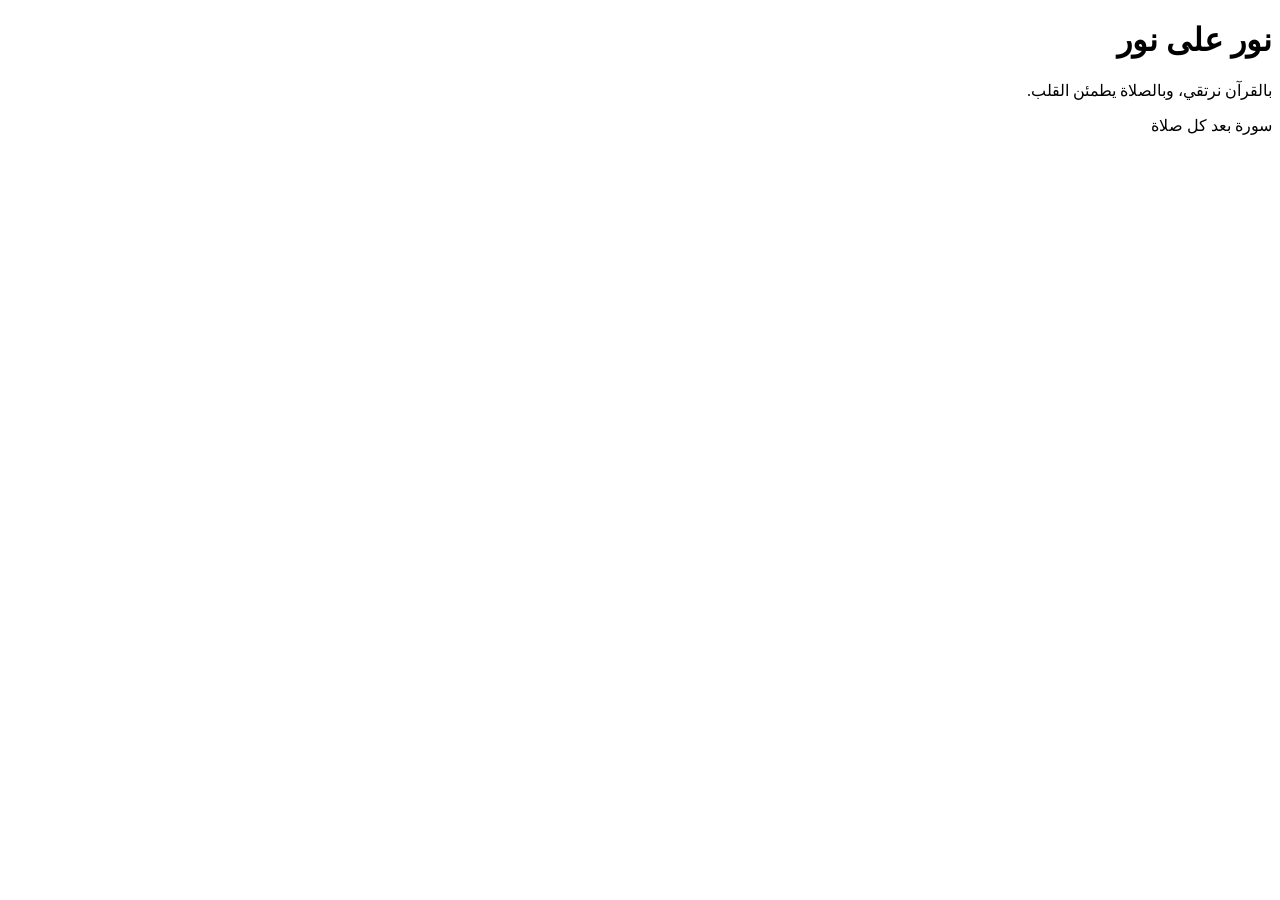
<file: Index.html>
<!DOCTYPE html>
<html lang="ar" dir="rtl">
<head>
  <meta charset="UTF-8">
  <meta name="viewport" content="width=device-width, initial-scale=1.0">
  <title>نور على نور</title>
</head>
<body>
  <h1>نور على نور</h1>
  <p>بالقرآن نرتقي، وبالصلاة يطمئن القلب.</p>
  <p>سورة بعد كل صلاة</p>
</body>
</html>
</file>
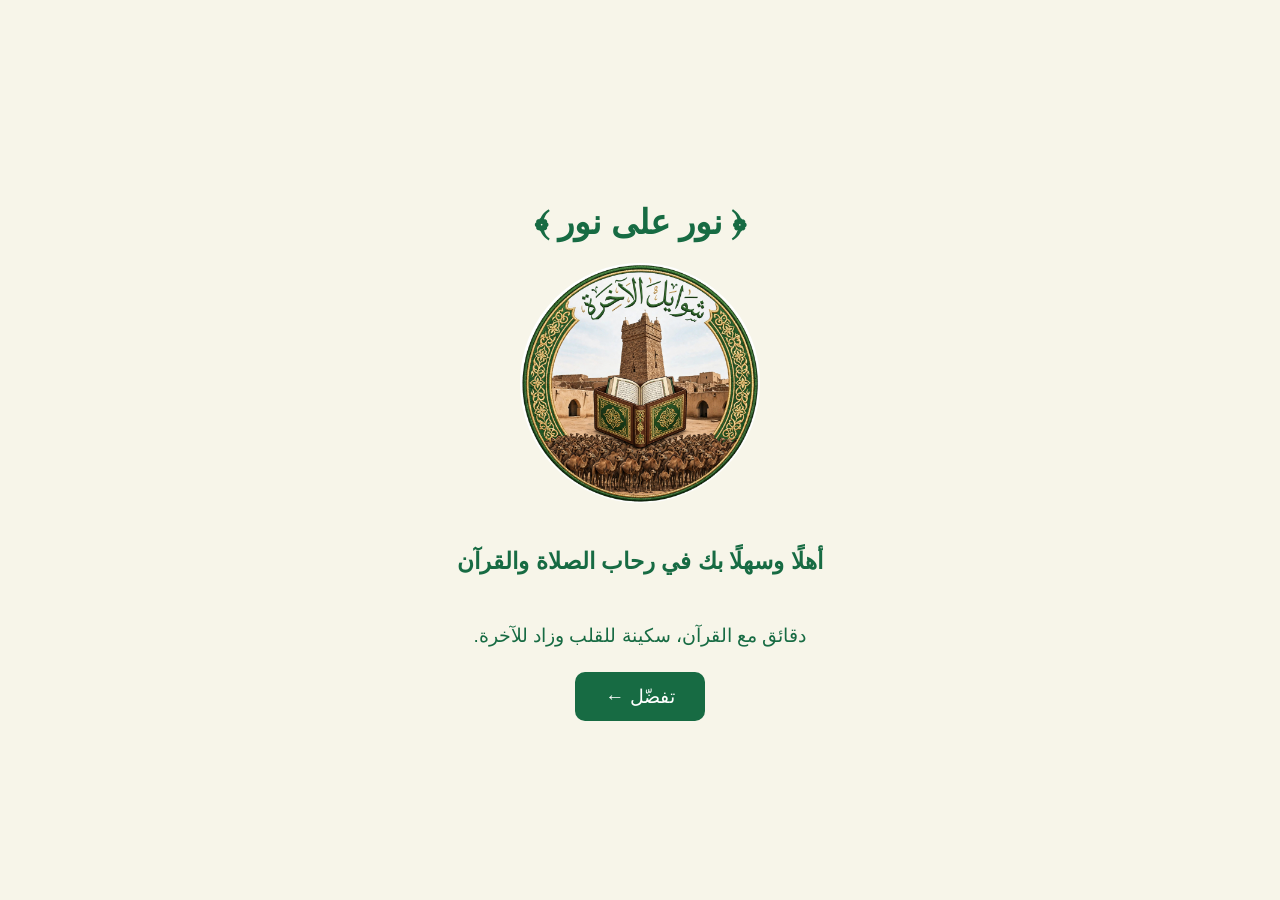
<file: index.html>
<!DOCTYPE html>
<html lang="ar" dir="rtl">
<head>
  <meta charset="UTF-8">
  <meta name="viewport" content="width=device-width, initial-scale=1.0">

  <meta name="google-site-verification"
        content="kr7FcoWzI28PUNGw24riFpvIuxHrVRe70frVBpMRv38">

  <title>نور على نور | شوايل الآخرة</title>

  <meta name="description"
        content="نور على نور، المعروف باسم شوايل الآخرة، تطبيق قرآني موريتاني للتذكير بقراءة سورة يس والفتح والنبأ والواقعة والملك بعد الصلوات الخمس، وتعزيز الصلة بالقرآن الكريم.">

  <meta name="theme-color" content="#176b43">

  <link rel="manifest" href="./manifest.json">

  <!-- تحميل الشعار مبكرًا -->
  <link
    rel="preload"
    as="image"
    href="./IMG-20261009-WA6551.jpg"
    fetchpriority="high"
  >

  <style>
    * {
      box-sizing: border-box;
    }

    body {
      margin: 0;
      min-height: 100vh;
      display: flex;
      flex-direction: column;
      align-items: center;
      justify-content: center;
      text-align: center;
      font-family: Arial, sans-serif;
      background: #f7f5e9;
      color: #176b43;
      padding: 20px;
    }

    h1 {
      font-size: 34px;
      margin-bottom: 20px;
      color: #176b43;
    }

    .logo {
      display: block;
      width: 240px;
      max-width: 85%;
      height: auto;
      aspect-ratio: 1 / 1;
      object-fit: contain;
      border-radius: 50%;
      margin-bottom: 20px;
    }

    h2 {
      font-size: 23px;
      line-height: 1.7;
    }

    p {
      font-size: 19px;
      line-height: 1.8;
    }

    .enter {
      display: inline-block;
      background: #176b43;
      color: white;
      text-decoration: none;
      border-radius: 10px;
      padding: 13px 30px;
      font-size: 19px;
    }
  </style>
</head>

<body>

  <h1>﴿ نور على نور ﴾</h1>

  <img
    class="logo"
    src="./IMG-20261009-WA6551.jpg"
    alt="شعار شوايل الآخرة"
    width="240"
    height="240"
    loading="eager"
    decoding="async"
    fetchpriority="high"
  >

  <h2>أهلًا وسهلًا بك في رحاب الصلاة والقرآن</h2>

  <p>
    دقائق مع القرآن، سكينة للقلب وزاد للآخرة.
  </p>

  <a class="enter" href="./home.html">
    تفضّل ←
  </a>

</body>
</html>
</file>
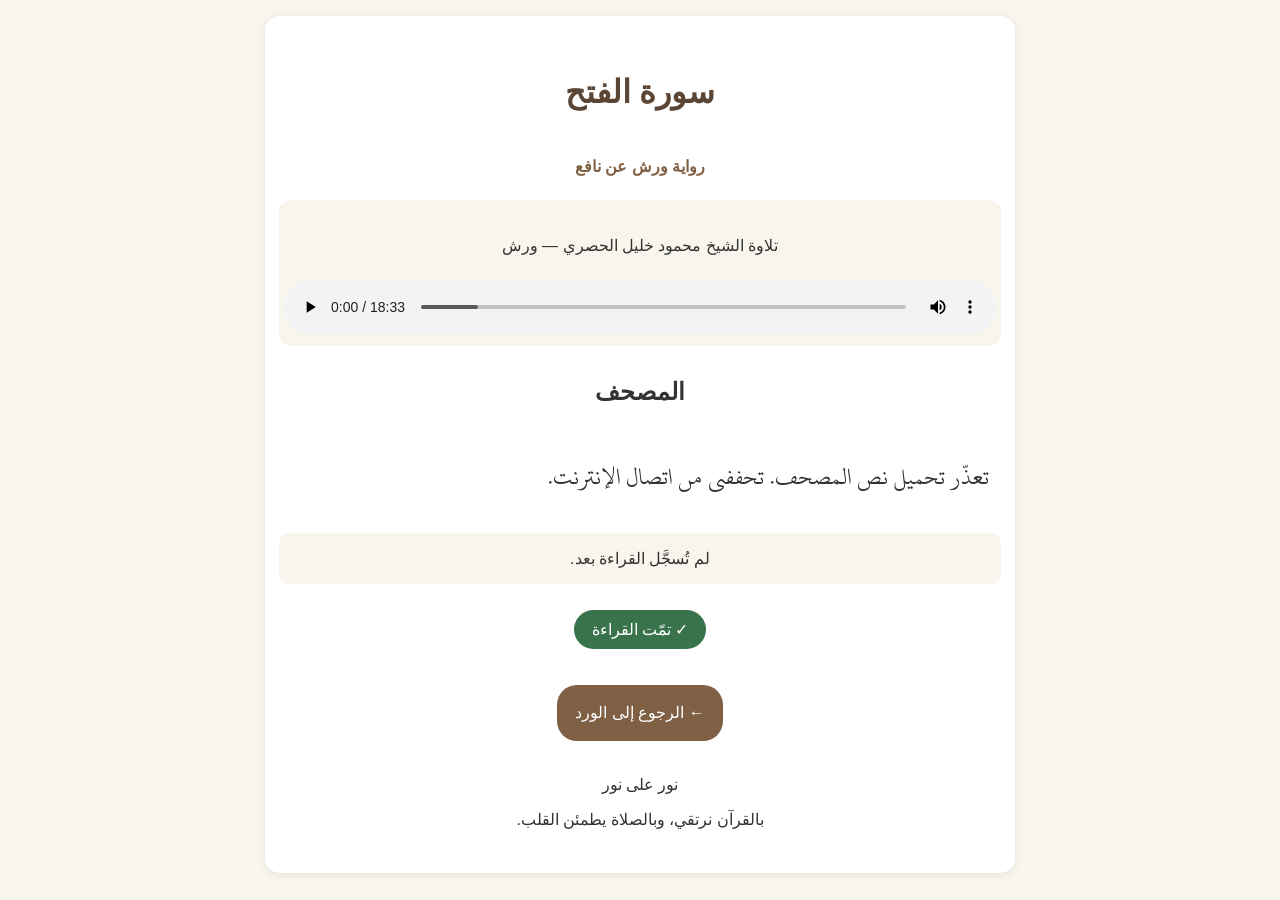
<file: Feth.html>
<!DOCTYPE html>
<html lang="ar" dir="rtl">
<head>
  <meta charset="UTF-8">
  <meta name="viewport" content="width=device-width, initial-scale=1">
  <title>سورة الفتح - نور على نور</title>

  <style>
    * { box-sizing: border-box; }

    body {
      font-family: Arial, sans-serif;
      background: #f8f5ed;
      color: #333;
      margin: 0;
      padding: 16px 10px;
      line-height: 2.2;
      text-align: center;
    }

    .surah {
      max-width: 750px;
      margin: auto;
      padding: 20px 14px;
      background: white;
      border-radius: 15px;
      box-shadow: 0 2px 8px #00000012;
    }

    h1 { color: #5b4636; }

    .riwaya {
      color: #806044;
      font-weight: bold;
    }

    .player {
      position: sticky;
      top: 0;
      background: #f8f5ed;
      padding: 12px 5px;
      border-radius: 12px;
      z-index: 2;
    }

    audio {
      width: 100%;
      display: block;
    }

    #quran {
      font-size: 25px;
      line-height: 2.2;
      text-align: justify;
      padding: 12px;
    }

    .ayah { margin: 0 3px; }

    .button {
      display: inline-block;
      margin: 10px 4px;
      padding: 10px 18px;
      border: 0;
      border-radius: 20px;
      background: #806044;
      color: white;
      text-decoration: none;
      font-size: 16px;
      cursor: pointer;
    }

    .done { background: #39734b; }

    #status {
      background: #f8f5ed;
      padding: 8px;
      border-radius: 10px;
    }
  </style>
<link rel="stylesheet" href="./fonts/warsh.css">
</head>

<body>
  <main class="surah">

    <h1>سورة الفتح</h1>
    <p class="riwaya">رواية ورش عن نافع</p>

    <div class="player">
      <p>تلاوة الشيخ محمود خليل الحصري — ورش</p>
      <audio
  id="surahAudio"
  controls
  preload="metadata"
  src="./048.mp3?v=4">
  متصفحك لا يدعم تشغيل الصوت.
</audio>
      
    </div>

    <h2>المصحف</h2>

    <div id="quran">
      جارٍ تحميل آيات سورة الفتح...
    </div>

    <p id="status">
      لم تُسجَّل القراءة بعد.
    </p>

    <button class="button done" onclick="markDone()">
      ✓ تمّت القراءة
    </button>

    <p>
      <a class="button" href="home.html">
        ← الرجوع إلى الورد
      </a>
    </p>

    <p>
      نور على نور<br>
      بالقرآن نرتقي، وبالصلاة يطمئن القلب.
    </p>

  </main>

  <script>
    const readingKey = "feth_reading_completed";
    const positionKey = "feth_audio_position";

    const audio = document.getElementById("surahAudio");

    function savePosition() {
      if (
        Number.isFinite(audio.currentTime) &&
        audio.currentTime > 0
      ) {
        localStorage.setItem(
          positionKey,
          String(audio.currentTime)
        );
      }
    }

    audio.addEventListener("loadedmetadata", function () {
      const saved = Number(
        localStorage.getItem(positionKey) || 0
      );

      if (
        Number.isFinite(saved) &&
        saved > 0 &&
        Number.isFinite(audio.duration) &&
        saved < audio.duration - 3
      ) {
        try {
          audio.currentTime = saved;
        } catch (error) {
          console.log("تعذرت استعادة موضع الاستماع");
        }
      }
    });

    audio.addEventListener("timeupdate", savePosition);
    audio.addEventListener("pause", savePosition);

    audio.addEventListener("ended", function () {
      localStorage.removeItem(positionKey);
    });

    async function loadQuran() {
      const box = document.getElementById("quran");

      try {
        const response = await fetch(
          "https://api.quranpedia.net/v1/mushafs/4/48"
        );

        if (!response.ok) {
          throw new Error("تعذّر تحميل المصحف");
        }

        const ayahs = await response.json();
        box.replaceChildren();

        ayahs.forEach(ayah => {
          const span = document.createElement("span");
          span.className = "ayah";
          span.textContent =
            ayah.text + " ۝" + ayah.number + " ";
          box.appendChild(span);
        });

      } catch (error) {
        box.textContent =
          "تعذّر تحميل نص المصحف. تحققي من اتصال الإنترنت.";
      }
    }

    function showStatus() {
      document.getElementById("status").textContent =
        localStorage.getItem(readingKey) === "yes"
          ? "الحمد لله، سجّلتِ إتمام سورة الفتح."
          : "لم تُسجَّل القراءة بعد.";
    }

    function markDone() {
      localStorage.setItem(readingKey, "yes");
      showStatus();
    }

    loadQuran();
    showStatus();
  </script>
</body>
</html>
</file>
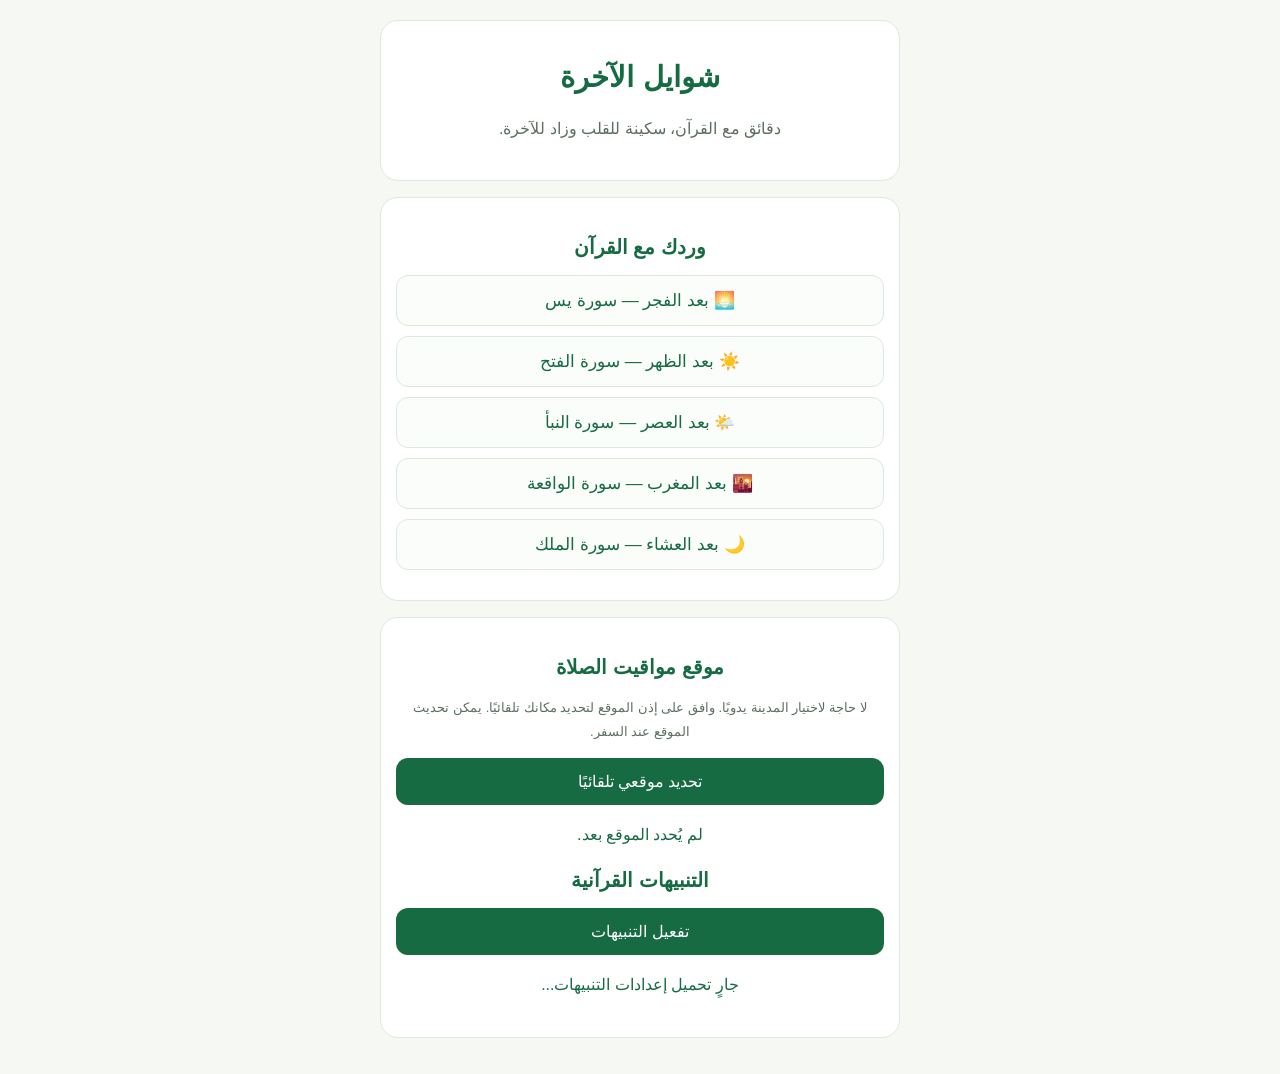
<file: home.html>
<!DOCTYPE html>
<html lang="ar" dir="rtl">
<head>
<meta charset="UTF-8">
<meta name="viewport" content="width=device-width, initial-scale=1">
<meta name="theme-color" content="#176b43">
<title>شوايل الآخرة</title>
<link rel="manifest" href="./manifest.json">
<style>
*{box-sizing:border-box}
body{margin:0;padding:20px 14px;background:#f5f8f3;color:#183c2b;font-family:Arial,sans-serif;text-align:center}
main{max-width:520px;margin:auto}
header,section{background:white;border:1px solid #dce9df;border-radius:18px;padding:20px 15px;margin-bottom:16px}
h1,h2{color:#176b43}
h1{font-size:29px}
h2{font-size:20px}
.slogan,.note{line-height:1.9;color:#5b6f60}
.note{font-size:13px}
.surah{display:block;text-decoration:none;color:#176b43;border:1px solid #dce9df;border-radius:12px;padding:14px 10px;margin:10px 0;background:#fbfdfb;font-size:17px}
button{display:block;width:100%;border:0;border-radius:12px;padding:14px;margin-top:10px;font-size:16px;background:#176b43;color:white;cursor:pointer}
button:disabled{opacity:.65;cursor:wait}
#status,#locationStatus{min-height:30px;line-height:1.8;overflow-wrap:anywhere;color:#176b43}
</style>
<script src="https://cdn.onesignal.com/sdks/web/v16/OneSignalSDK.page.js" defer></script>
<script>
window.OneSignalDeferred=window.OneSignalDeferred||[];
window.oneSignalReady=false;

OneSignalDeferred.push(async function(OneSignal){
  try{
    await OneSignal.init({
      appId:"e41737a2-7d31-4a24-8a49-cbfc4e75aff0",
      serviceWorkerPath:"/noor-ala-noor/OneSignalSDKWorker.js",
      serviceWorkerParam:{scope:"/noor-ala-noor/"}
    });

    window.oneSignalReady=true;

    document.getElementById("status").textContent=
      OneSignal.Notifications.permission
      ? "تم السماح بإشعارات التطبيق."
      : "خدمة التنبيهات جاهزة. يمكنك تفعيل الإشعارات.";

    if(window.savedPrayerLocation){
      await window.syncPrayerLocation();
    }
  }catch(error){
    document.getElementById("status").textContent=
      "تعذر تحميل خدمة التنبيهات. تحقق من الاتصال وأعد فتح الصفحة.";
    console.error(error);
  }
});
</script>
</head>

<body>
<main>
<header>
<h1>شوايل الآخرة</h1>
<p class="slogan">
دقائق مع القرآن، سكينة للقلب وزاد للآخرة.
</p>
</header>

<section>
<h2>وردك مع القرآن</h2>
<a class="surah" href="./Yassin.html">🌅 بعد الفجر — سورة يس</a>
<a class="surah" href="./Feth.html">☀️ بعد الظهر — سورة الفتح</a>
<a class="surah" href="./Naba.html">🌤️ بعد العصر — سورة النبأ</a>
<a class="surah" href="./Waqiah.html">🌇 بعد المغرب — سورة الواقعة</a>
<a class="surah" href="./Mulk.html">🌙 بعد العشاء — سورة الملك</a>
</section>

<section>
<h2>موقع مواقيت الصلاة</h2>
<p class="note">
لا حاجة لاختيار المدينة يدويًا.
وافق على إذن الموقع لتحديد مكانك تلقائيًا.
يمكن تحديث الموقع عند السفر.
</p>

<button id="detectLocation">تحديد موقعي تلقائيًا</button>
<p id="locationStatus" role="status" aria-live="polite">
لم يُحدد الموقع بعد.
</p>

<h2>التنبيهات القرآنية</h2>
<button id="enableNotifications">تفعيل التنبيهات</button>
<p id="status" role="status" aria-live="polite">
جارٍ تحميل إعدادات التنبيهات...
</p>
</section>
</main>

<script>
const status=document.getElementById("status");
const locationStatus=document.getElementById("locationStatus");
const locationButton=document.getElementById("detectLocation");

function validLocation(value){
  return value &&
    Number.isFinite(value.latitude) &&
    Number.isFinite(value.longitude) &&
    Math.abs(value.latitude)<=90 &&
    Math.abs(value.longitude)<=180;
}

try{
  const previous=JSON.parse(
    localStorage.getItem("prayerLocation")||"null"
  );

  if(validLocation(previous)){
    window.savedPrayerLocation=previous;
    locationStatus.textContent=
      "الموقع محفوظ على هذا الجهاز. اضغط تحديث الموقع إذا انتقلت إلى مكان آخر.";
  }
}catch(error){
  console.warn(error);
}

window.syncPrayerLocation=async function(){
  if(
    !window.oneSignalReady ||
    !validLocation(window.savedPrayerLocation)
  ) return;

  try{
    const loc=window.savedPrayerLocation;

    await OneSignal.User.addTags({
      prayer_coords:
        loc.latitude.toFixed(4)+","+loc.longitude.toFixed(4),
      prayer_timezone:loc.timezone
    });

    locationStatus.textContent=
      "تم تحديد الموقع وإرسال إعداداته إلى خدمة التنبيهات.";
  }catch(error){
    locationStatus.textContent=
      "حُفظ الموقع على الجهاز، لكن تعذرت مزامنته مع خدمة التنبيهات. حاول مرة أخرى.";
    console.error(error);
  }
};

locationButton.addEventListener("click",function(){
  if(!navigator.geolocation){
    locationStatus.textContent=
      "هذا المتصفح لا يدعم تحديد الموقع.";
    return;
  }

  locationButton.disabled=true;
  locationStatus.textContent=
    "جارٍ تحديد موقعك، قد يطلب المتصفح الإذن...";

  navigator.geolocation.getCurrentPosition(
    async function(position){
      locationButton.disabled=false;

      const timezone=
        Intl.DateTimeFormat().resolvedOptions().timeZone||"UTC";

      const loc={
        latitude:position.coords.latitude,
        longitude:position.coords.longitude,
        timezone:timezone
      };

      window.savedPrayerLocation=loc;
      localStorage.setItem(
        "prayerLocation",
        JSON.stringify(loc)
      );

      locationStatus.textContent=
        "تم تحديد موقعك وحفظ المنطقة الزمنية: "+timezone;

      if(window.oneSignalReady){
        await window.syncPrayerLocation();
      }else{
        locationStatus.textContent+=
          ". ستتم المزامنة عند جاهزية خدمة التنبيهات.";
      }
    },
    function(error){
      locationButton.disabled=false;
      locationStatus.textContent=
        error.code===1
        ? "لم يُسمح بالوصول إلى الموقع. يمكن السماح به من إعدادات الموقع في المتصفح."
        : "تعذر تحديد الموقع الآن. تحقق من تشغيل خدمة الموقع وحاول مجددًا.";
    },
    {
      enableHighAccuracy:false,
      timeout:15000,
      maximumAge:300000
    }
  );
});

document.getElementById(
  "enableNotifications"
).addEventListener("click",async function(){
  if(!window.oneSignalReady){
    status.textContent=
      "انتظر اكتمال تحميل خدمة التنبيهات ثم حاول مرة أخرى.";
    return;
  }

  try{
    await OneSignal.Notifications.requestPermission();

    status.textContent=
      OneSignal.Notifications.permission
      ? "تم السماح بإشعارات التطبيق."
      : "لم يتم منح إذن الإشعارات. تحقق من إعدادات المتصفح.";

    if(window.savedPrayerLocation){
      await window.syncPrayerLocation();
    }
  }catch(error){
    status.textContent=
      "تعذر طلب إذن الإشعارات. تحقق من إعدادات المتصفح.";
    console.error(error);
  }
});
</script>
</body>
</html>
</file>
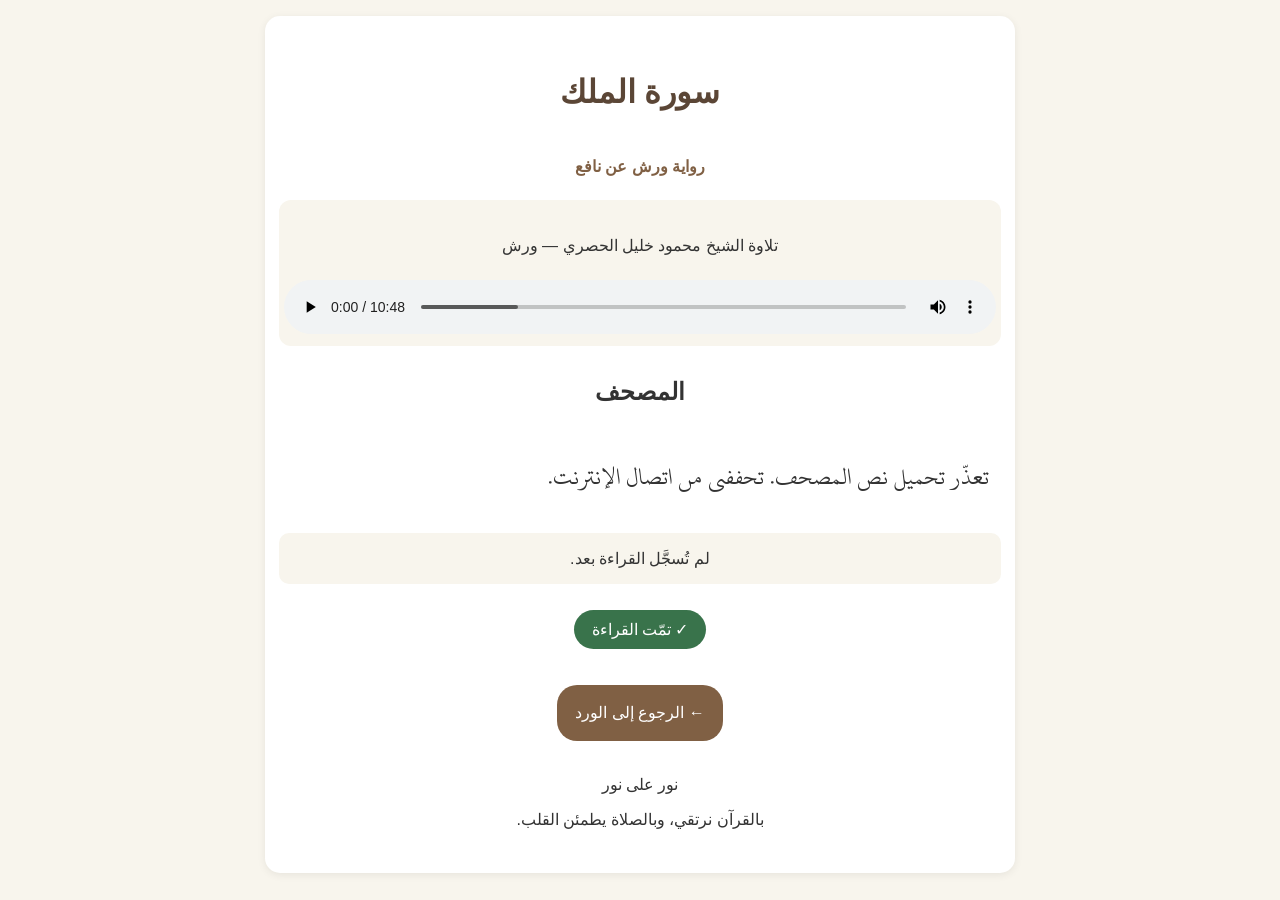
<file: Mulk.html>
<!DOCTYPE html>
<html lang="ar" dir="rtl">
<head>
<meta charset="UTF-8">
<meta name="viewport" content="width=device-width, initial-scale=1">
<title>سورة الملك - نور على نور</title>

<style>
* { box-sizing: border-box; }

body {
  font-family: Arial, sans-serif;
  background: #f8f5ed;
  color: #333;
  margin: 0;
  padding: 16px 10px;
  line-height: 2.2;
  text-align: center;
}

.surah {
  max-width: 750px;
  margin: auto;
  padding: 20px 14px;
  background: white;
  border-radius: 15px;
  box-shadow: 0 2px 8px #00000012;
}

h1 { color: #5b4636; }

.riwaya {
  color: #806044;
  font-weight: bold;
}

.player {
  position: sticky;
  top: 0;
  background: #f8f5ed;
  padding: 12px 5px;
  border-radius: 12px;
  z-index: 2;
}

audio {
  width: 100%;
  display: block;
}

#quran {
  font-size: 25px;
  line-height: 2.2;
  text-align: justify;
  padding: 12px;
}

.ayah { margin: 0 3px; }

.button {
  display: inline-block;
  margin: 10px 4px;
  padding: 10px 18px;
  border: 0;
  border-radius: 20px;
  background: #806044;
  color: white;
  text-decoration: none;
  font-size: 16px;
  cursor: pointer;
}

.done { background: #39734b; }

#status {
  background: #f8f5ed;
  padding: 8px;
  border-radius: 10px;
}
</style>
<link rel="stylesheet" href="./fonts/warsh.css">
</head>

<body>
<main class="surah">

<h1>سورة الملك</h1>
<p class="riwaya">رواية ورش عن نافع</p>

<div class="player">
  <p>تلاوة الشيخ محمود خليل الحصري — ورش</p>

  <audio
    id="surahAudio"
    controls
    preload="metadata"
    src="./067.mp3?v=1">
    متصفحك لا يدعم تشغيل الصوت.
  </audio>
</div>

<h2>المصحف</h2>

<div id="quran">
  جارٍ تحميل آيات سورة الملك...
</div>

<p id="status">
  لم تُسجَّل القراءة بعد.
</p>

<button class="button done" onclick="markDone()">
  ✓ تمّت القراءة
</button>

<p>
  <a class="button" href="home.html">
    ← الرجوع إلى الورد
  </a>
</p>

<p>
  نور على نور<br>
  بالقرآن نرتقي، وبالصلاة يطمئن القلب.
</p>

</main>

<script>
const readingKey = "mulk_reading_completed";
const positionKey = "mulk_audio_position";

const audio = document.getElementById("surahAudio");

function savePosition() {
  if (
    Number.isFinite(audio.currentTime) &&
    audio.currentTime > 0
  ) {
    localStorage.setItem(
      positionKey,
      String(audio.currentTime)
    );
  }
}

audio.addEventListener("loadedmetadata", function () {
  const saved = Number(
    localStorage.getItem(positionKey) || 0
  );

  if (
    Number.isFinite(saved) &&
    saved > 0 &&
    Number.isFinite(audio.duration) &&
    saved < audio.duration - 3
  ) {
    audio.currentTime = saved;
  }
});

audio.addEventListener("timeupdate", savePosition);
audio.addEventListener("pause", savePosition);

audio.addEventListener("ended", function () {
  localStorage.removeItem(positionKey);
});

async function loadQuran() {
  const box = document.getElementById("quran");

  try {
    const response = await fetch(
      "https://api.quranpedia.net/v1/mushafs/4/67"
    );

    if (!response.ok) {
      throw new Error("تعذّر تحميل المصحف");
    }

    const data = await response.json();

    const ayahs = Array.isArray(data)
      ? data
      : (data.data || data.verses || []);

    if (!ayahs.length) {
      throw new Error("لم تُعثر على الآيات");
    }

    box.replaceChildren();

    ayahs.forEach(ayah => {
      if (ayah.text) {
        const span = document.createElement("span");
        span.className = "ayah";
        span.textContent =
          ayah.text + " ۝ ";
        box.appendChild(span);
      }
    });

  } catch (error) {
    box.textContent =
      "تعذّر تحميل نص المصحف. تحققي من اتصال الإنترنت.";
  }
}

function showStatus() {
  document.getElementById("status").textContent =
    localStorage.getItem(readingKey) === "true"
      ? "الحمد لله، سجّلتِ إتمام سورة الملك."
      : "لم تُسجَّل القراءة بعد.";
}

function markDone() {
  localStorage.setItem(readingKey, "true");
  showStatus();
}

loadQuran();
showStatus();
</script>

</body>
</html>
</file>
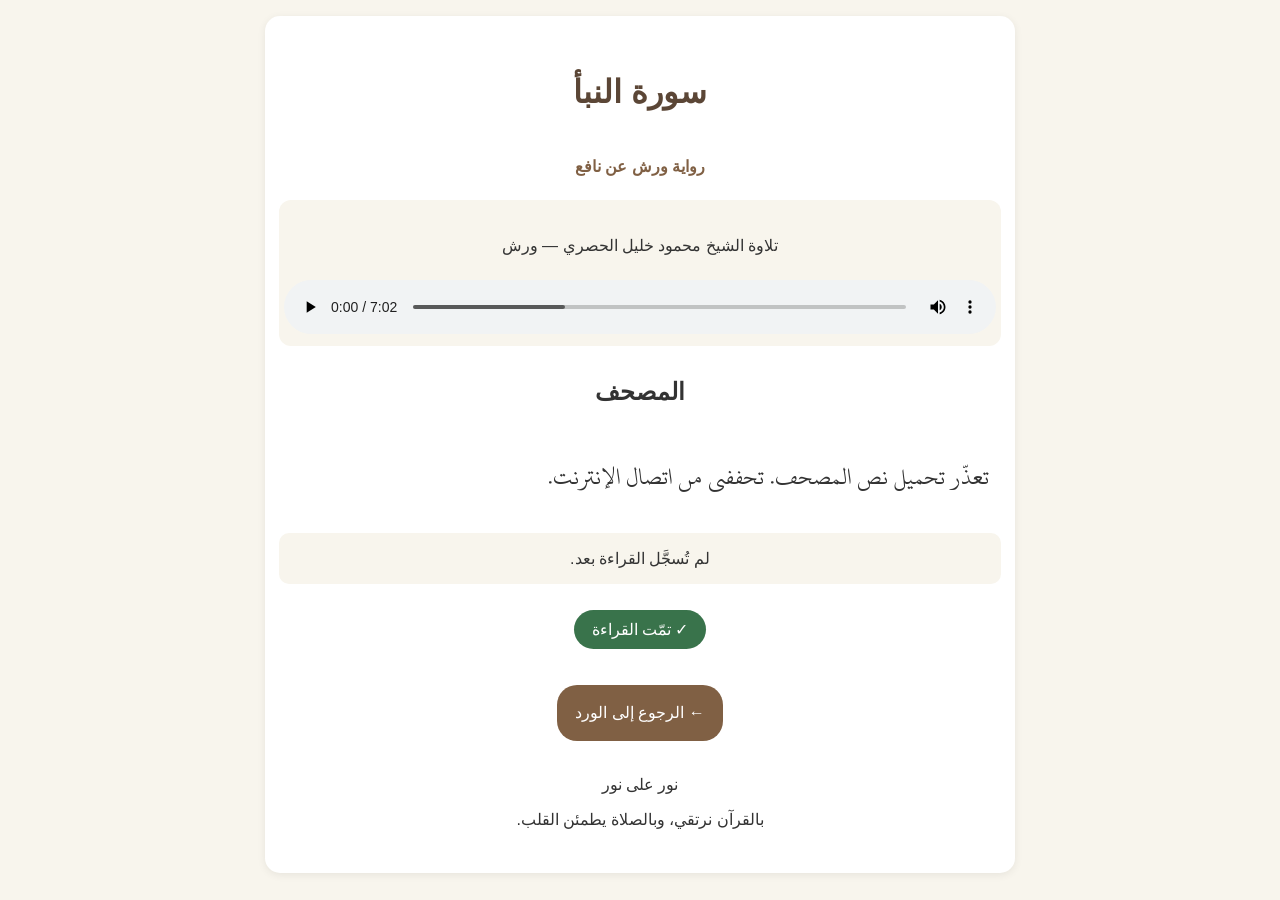
<file: Naba.html>
<!DOCTYPE html>
<html lang="ar" dir="rtl">
<head>
<meta charset="UTF-8">
<meta name="viewport" content="width=device-width, initial-scale=1">
<title>سورة النبأ - نور على نور</title>

<style>
* { box-sizing: border-box; }

body {
  font-family: Arial, sans-serif;
  background: #f8f5ed;
  color: #333;
  margin: 0;
  padding: 16px 10px;
  line-height: 2.2;
  text-align: center;
}

.surah {
  max-width: 750px;
  margin: auto;
  padding: 20px 14px;
  background: white;
  border-radius: 15px;
  box-shadow: 0 2px 8px #00000012;
}

h1 { color: #5b4636; }

.riwaya {
  color: #806044;
  font-weight: bold;
}

.player {
  position: sticky;
  top: 0;
  background: #f8f5ed;
  padding: 12px 5px;
  border-radius: 12px;
  z-index: 2;
}

audio {
  width: 100%;
  display: block;
}

#quran {
  font-size: 25px;
  line-height: 2.2;
  text-align: justify;
  padding: 12px;
}

.button {
  display: inline-block;
  margin: 10px 4px;
  padding: 10px 18px;
  border: 0;
  border-radius: 20px;
  background: #806044;
  color: white;
  text-decoration: none;
  font-size: 16px;
  cursor: pointer;
}

.done { background: #39734b; }

#status {
  background: #f8f5ed;
  padding: 8px;
  border-radius: 10px;
}
</style>
<link rel="stylesheet" href="./fonts/warsh.css">
</head>

<body>
<main class="surah">

<h1>سورة النبأ</h1>
<p class="riwaya">رواية ورش عن نافع</p>

<div class="player">
  <p>تلاوة الشيخ محمود خليل الحصري — ورش</p>

  <audio
    id="surahAudio"
    controls
    preload="metadata"
    src="./078.mp3?v=1">
    متصفحك لا يدعم تشغيل الصوت.
  </audio>
</div>

<h2>المصحف</h2>
<div id="quran">جارٍ تحميل آيات سورة النبأ...</div>

<p id="status">لم تُسجَّل القراءة بعد.</p>

<button class="button done" onclick="markDone()">
  ✓ تمّت القراءة
</button>

<p>
  <a class="button" href="home.html">
    ← الرجوع إلى الورد
  </a>
</p>

<p>
  نور على نور<br>
  بالقرآن نرتقي، وبالصلاة يطمئن القلب.
</p>

</main>

<script>
const readingKey = "naba_reading_completed";
const positionKey = "naba_audio_position";

const audio = document.getElementById("surahAudio");

function savePosition() {
  if (
    Number.isFinite(audio.currentTime) &&
    audio.currentTime > 0
  ) {
    localStorage.setItem(
      positionKey,
      String(audio.currentTime)
    );
  }
}

audio.addEventListener("loadedmetadata", function () {
  const saved = Number(
    localStorage.getItem(positionKey) || 0
  );

  if (
    Number.isFinite(saved) &&
    saved > 0 &&
    Number.isFinite(audio.duration) &&
    saved < audio.duration - 3
  ) {
    audio.currentTime = saved;
  }
});

audio.addEventListener("timeupdate", savePosition);
audio.addEventListener("pause", savePosition);

audio.addEventListener("ended", function () {
  localStorage.removeItem(positionKey);
});

async function loadQuran() {
  const box = document.getElementById("quran");

  try {
    const response = await fetch(
      "https://api.quranpedia.net/v1/mushafs/4/78"
    );

    if (!response.ok) {
      throw new Error("تعذّر تحميل المصحف");
    }

    const ayahs = await response.json();
    box.replaceChildren();

    ayahs.forEach(ayah => {
      const span = document.createElement("span");
      span.textContent =
        ayah.text + " ۝" + ayah.number + " ";
      box.appendChild(span);
    });

  } catch (error) {
    box.textContent =
      "تعذّر تحميل نص المصحف. تحققي من اتصال الإنترنت.";
  }
}

function showStatus() {
  document.getElementById("status").textContent =
    localStorage.getItem(readingKey) === "yes"
      ? "الحمد لله، سجّلتِ إتمام سورة النبأ."
      : "لم تُسجَّل القراءة بعد.";
}

function markDone() {
  localStorage.setItem(readingKey, "yes");
  showStatus();
}

loadQuran();
showStatus();
</script>
</body>
</html>
</file>
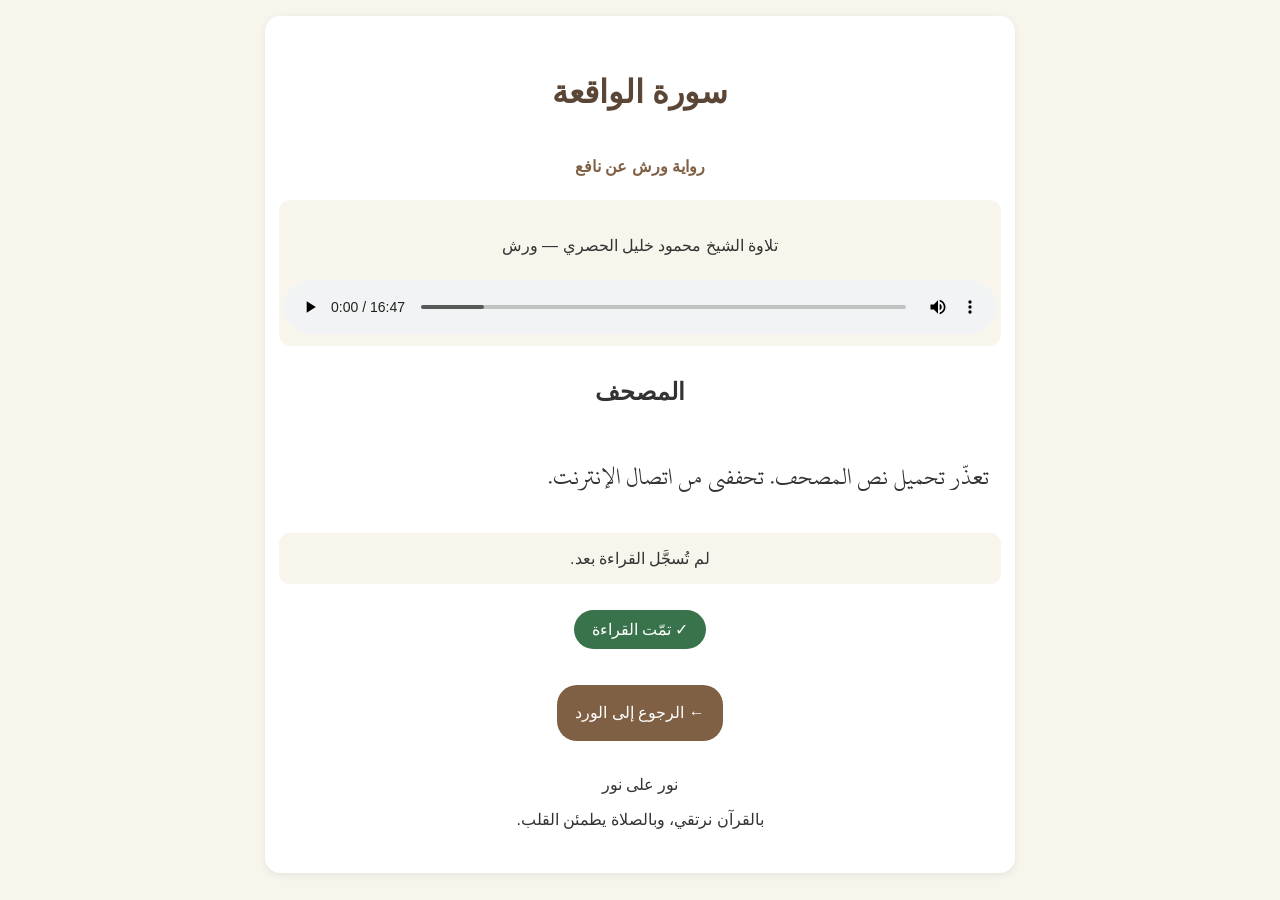
<file: Waqiah.html>
<!DOCTYPE html>
<html lang="ar" dir="rtl">
<head>
<meta charset="UTF-8">
<meta name="viewport" content="width=device-width, initial-scale=1">
<title>سورة الواقعة - نور على نور</title>

<style>
* { box-sizing: border-box; }

body {
  font-family: Arial, sans-serif;
  background: #f8f5ed;
  color: #333;
  margin: 0;
  padding: 16px 10px;
  line-height: 2.2;
  text-align: center;
}

.surah {
  max-width: 750px;
  margin: auto;
  padding: 20px 14px;
  background: white;
  border-radius: 15px;
  box-shadow: 0 2px 8px #00000012;
}

h1 { color: #5b4636; }

.riwaya {
  color: #806044;
  font-weight: bold;
}

.player {
  position: sticky;
  top: 0;
  background: #f8f5ed;
  padding: 12px 5px;
  border-radius: 12px;
  z-index: 2;
}

audio {
  width: 100%;
  display: block;
}

#quran {
  font-size: 25px;
  line-height: 2.2;
  text-align: justify;
  padding: 12px;
}

.ayah { margin: 0 3px; }

.button {
  display: inline-block;
  margin: 10px 4px;
  padding: 10px 18px;
  border: 0;
  border-radius: 20px;
  background: #806044;
  color: white;
  text-decoration: none;
  font-size: 16px;
  cursor: pointer;
}

.done { background: #39734b; }

#status {
  background: #f8f5ed;
  padding: 8px;
  border-radius: 10px;
}
</style>
<link rel="stylesheet" href="./fonts/warsh.css">
</head>

<body>
<main class="surah">

<h1>سورة الواقعة</h1>
<p class="riwaya">رواية ورش عن نافع</p>

<div class="player">
  <p>تلاوة الشيخ محمود خليل الحصري — ورش</p>

  <audio
    id="surahAudio"
    controls
    preload="metadata"
    src="./056.mp3?v=2">
    متصفحك لا يدعم تشغيل الصوت.
  </audio>
</div>

<h2>المصحف</h2>

<div id="quran">
  جارٍ تحميل آيات سورة الواقعة...
</div>

<p id="status">
  لم تُسجَّل القراءة بعد.
</p>

<button class="button done" onclick="markDone()">
  ✓ تمّت القراءة
</button>

<p>
  <a class="button" href="home.html">
    ← الرجوع إلى الورد
  </a>
</p>

<p>
  نور على نور<br>
  بالقرآن نرتقي، وبالصلاة يطمئن القلب.
</p>

</main>

<script>
const readingKey = "waqiah_reading_completed";
const positionKey = "waqiah_audio_position";

const audio = document.getElementById("surahAudio");

function savePosition() {
  if (
    Number.isFinite(audio.currentTime) &&
    audio.currentTime > 0
  ) {
    localStorage.setItem(
      positionKey,
      String(audio.currentTime)
    );
  }
}

audio.addEventListener("loadedmetadata", function () {
  const saved = Number(
    localStorage.getItem(positionKey) || 0
  );

  if (
    Number.isFinite(saved) &&
    saved > 0 &&
    Number.isFinite(audio.duration) &&
    saved < audio.duration - 3
  ) {
    audio.currentTime = saved;
  }
});

audio.addEventListener("timeupdate", savePosition);
audio.addEventListener("pause", savePosition);

audio.addEventListener("ended", function () {
  localStorage.removeItem(positionKey);
});

async function loadQuran() {
  const box = document.getElementById("quran");

  try {
    const response = await fetch(
      "https://api.quranpedia.net/v1/mushafs/4/56"
    );

    if (!response.ok) {
      throw new Error("تعذّر تحميل المصحف");
    }

    const data = await response.json();

    const ayahs = Array.isArray(data)
      ? data
      : (data.data || data.verses || []);

    if (!ayahs.length) {
      throw new Error("لم تُعثر على الآيات");
    }

    box.replaceChildren();

    ayahs.forEach(ayah => {
      if (ayah.text) {
        const span = document.createElement("span");
        span.className = "ayah";
        span.textContent =
          ayah.text + " ۝ ";
        box.appendChild(span);
      }
    });

  } catch (error) {
    box.textContent =
      "تعذّر تحميل نص المصحف. تحققي من اتصال الإنترنت.";
  }
}

function showStatus() {
  document.getElementById("status").textContent =
    localStorage.getItem(readingKey) === "true"
      ? "الحمد لله، سجّلتِ إتمام سورة الواقعة."
      : "لم تُسجَّل القراءة بعد.";
}

function markDone() {
  localStorage.setItem(readingKey, "true");
  showStatus();
}

loadQuran();
showStatus();
</script>

</body>
</html>
</file>
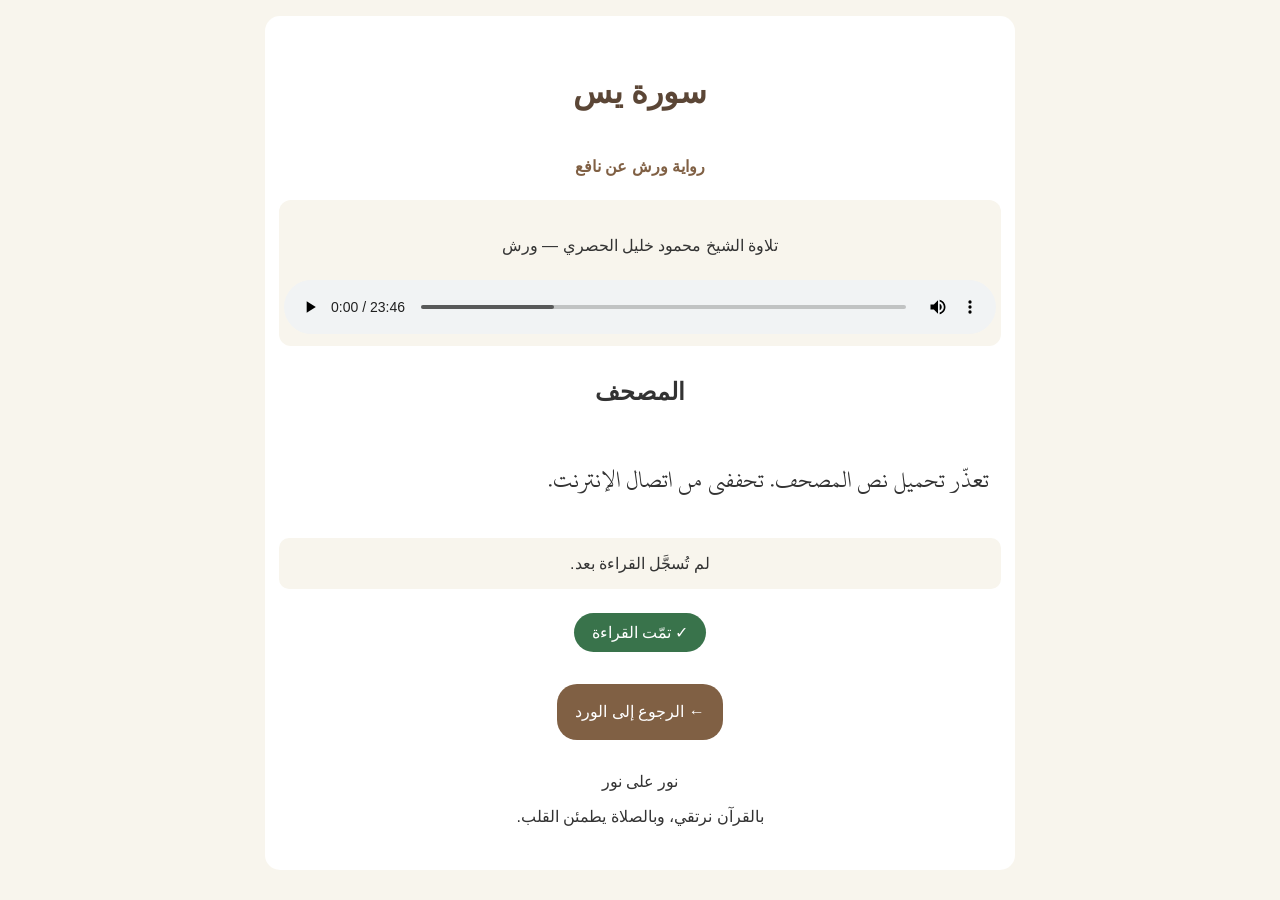
<file: Yassin.html>
<!DOCTYPE html>
<html lang="ar" dir="rtl">
<head>
<meta charset="UTF-8">
<meta name="viewport" content="width=device-width, initial-scale=1">
<title>سورة يس - نور على نور</title>

<style>
* {
  box-sizing: border-box;
}

body {
  font-family: Arial, sans-serif;
  background: #f8f5ed;
  color: #333;
  margin: 0;
  padding: 16px 10px;
  line-height: 2.2;
  text-align: center;
}

.surah {
  max-width: 750px;
  margin: auto;
  padding: 20px 14px;
  background: white;
  border-radius: 15px;
}

h1 {
  color: #5b4636;
}

.riwaya {
  color: #806044;
  font-weight: bold;
}

.player {
  position: sticky;
  top: 0;
  background: #f8f5ed;
  padding: 12px 5px;
  border-radius: 12px;
  z-index: 2;
}

audio {
  width: 100%;
  display: block;
}

.controls,
a[download],
#playbackStatus {
  display: none !important;
}

.button {
  display: inline-block;
  margin: 8px 4px;
  padding: 10px 18px;
  border: 0;
  border-radius: 20px;
  background: #806044;
  color: white;
  text-decoration: none;
  font-size: 16px;
  cursor: pointer;
}

#quran {
  font-size: 25px;
  line-height: 2.4;
  text-align: justify;
  padding: 12px;
  direction: rtl;
}

.ayah {
  margin: 0 3px;
}

.done {
  background: #39734b;
}

#status {
  background: #f8f5ed;
  padding: 8px;
  border-radius: 10px;
}
</style>
<link rel="stylesheet" href="./fonts/warsh.css">
</head>

<body>

<main class="surah">

<h1>سورة يس</h1>

<p class="riwaya">
رواية ورش عن نافع
</p>

<div class="player">

<p>
تلاوة الشيخ محمود خليل الحصري — ورش
</p>

<audio id="surahAudio" controls preload="auto">
  <source src="./036.mp3" type="audio/mpeg">
  متصفحك لا يدعم تشغيل الصوت.
</audio>

<p id="playbackStatus"></p>

</div>

<h2>المصحف</h2>

<div id="quran">
جارٍ تحميل آيات سورة يس...
</div>

<p id="status">
لم تُسجَّل القراءة بعد.
</p>

<button class="button done" onclick="markDone()">
✓ تمّت القراءة
</button>

<p>
<a class="button" href="home.html">
← الرجوع إلى الورد
</a>
</p>

<p>
نور على نور<br>
بالقرآن نرتقي، وبالصلاة يطمئن القلب.
</p>

</main>

<script>

const readingKey = "yassin_reading_completed";
const positionKey = "yassin_audio_position";

const audio = document.getElementById("surahAudio");

function savePosition() {
  if (
    Number.isFinite(audio.currentTime) &&
    audio.currentTime > 0
  ) {
    localStorage.setItem(
      positionKey,
      String(audio.currentTime)
    );
  }
}

audio.addEventListener("loadedmetadata", function () {
  const saved = Number(
    localStorage.getItem(positionKey) || 0
  );

  if (
    Number.isFinite(saved) &&
    saved > 0 &&
    Number.isFinite(audio.duration) &&
    saved < audio.duration - 3
  ) {
    audio.currentTime = saved;
  }
});

audio.addEventListener("timeupdate", savePosition);
audio.addEventListener("pause", savePosition);

audio.addEventListener("ended", function () {
  localStorage.removeItem(positionKey);
});

async function loadQuran() {

  const box = document.getElementById("quran");

  try {

    const response = await fetch(
      "https://api.quranpedia.net/v1/mushafs/4/36"
    );

    if (!response.ok) {
      throw new Error("تعذّر تحميل المصحف");
    }

    const ayahs = await response.json();

    box.replaceChildren();

    ayahs.forEach(ayah => {

      const span = document.createElement("span");

      span.className = "ayah";

      span.textContent =
        ayah.text + " ۝" + ayah.number + " ";

      box.appendChild(span);

    });

  } catch (error) {

    box.textContent =
      "تعذّر تحميل نص المصحف. تحققي من اتصال الإنترنت.";

  }
}

function showStatus() {

  document.getElementById("status").textContent =
    localStorage.getItem(readingKey) === "yes"
      ? "الحمد لله، سجّلتِ إتمام سورة يس."
      : "لم تُسجَّل القراءة بعد.";

}

function markDone() {

  localStorage.setItem(readingKey, "yes");

  showStatus();

}

loadQuran();
showStatus();

</script>

</body>
</html>
</file>
<file: fonts/warsh.css>
/* Font distributed by Quranpedia for its Warsh mushaf. */
@font-face {
  font-family: "KFGQPC Warsh";
  src: url("./UthmanicWarsh-v-3.0.woff2") format("woff2");
  font-style: normal;
  font-weight: 400;
  font-display: block;
}

#quran {
  font-family: "KFGQPC Warsh", serif;
}
</file>
